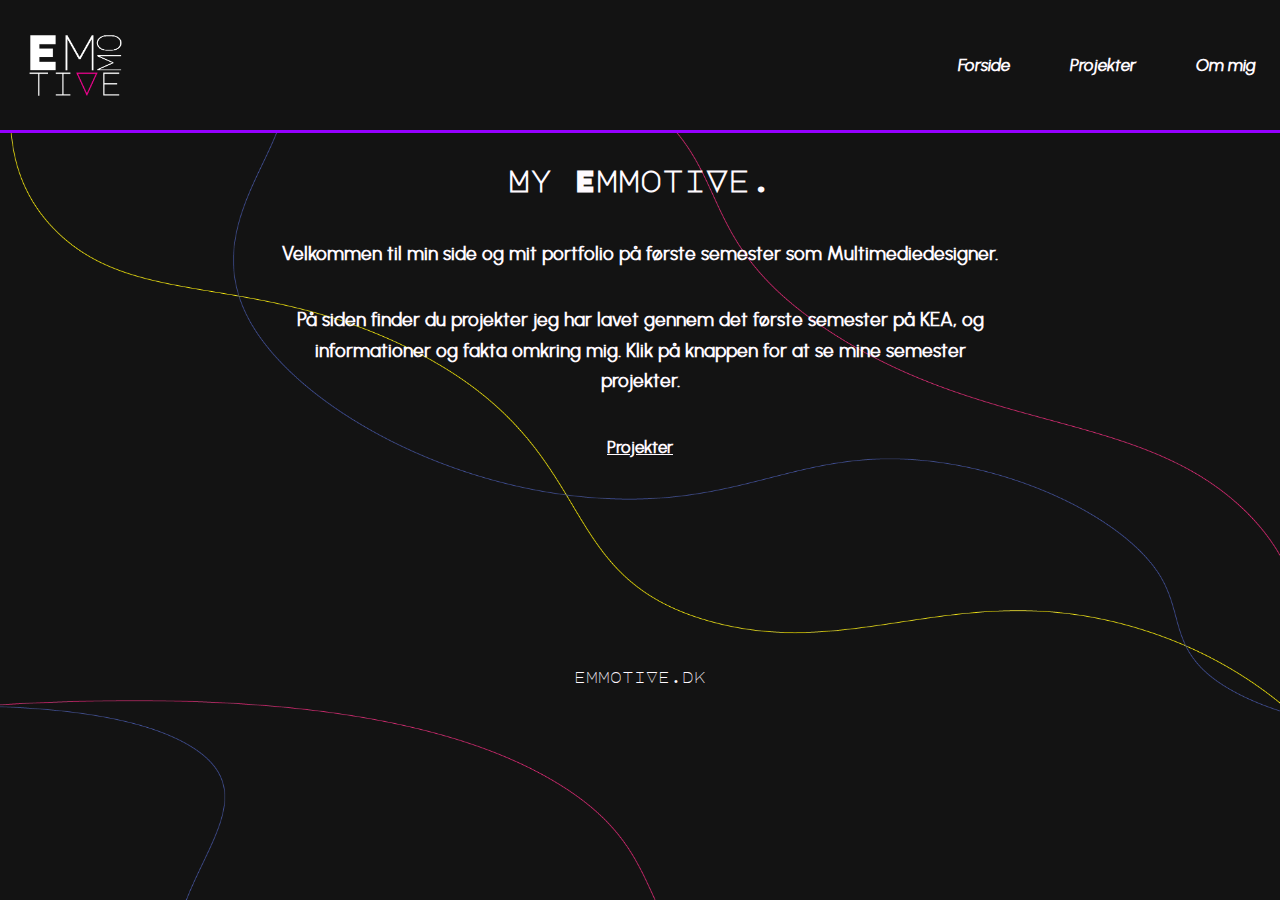
<file: index.html>
<!DOCTYPE html>
<html lang="da">
<head>
    <meta charset="UTF-8">
    <meta http-equiv="X-UA-Compatible" content="IE=edge">
    <meta name="viewport" content="width=device-width, initial-scale=1.0">
    <link rel="stylesheet" href="shared.css">
    <link rel="stylesheet" href="index.css">
    <link rel="stylesheet" href="https://cdnjs.cloudflare.com/ajax/libs/font-awesome/4.7.0/css/font-awesome.min.css">
    <title>Forside</title>
</head>
<body>
    <header>
        <nav class="navbar">
            <a href="index.html" class="nav_logo"><img src="pics/emmotive_logo_color.webp" alt="logo"></a>

            <ul class="nav_menu">
                <li class="nav_item">
                    <a href="index.html" class="nav_link"><h4>Forside</h4></a>
                </li> 
                <li class="nav_item">
                    <a href="projekter.html" class="nav_link"><h4>Projekter</h4></a>
                </li> 
                <li class="nav_item">
                    <a href="om_mig.html" class="nav_link"><h4>Om mig</h4></a>
                </li>                
            </ul>
            <div class="hamburger">
            <span class="bar"></span>
            <span class="bar"></span>
            <span class="bar"></span>
            </div>
        </nav>
    </header>
    <main>
        <div class="content">
            <div class="section">
                      <h1>My EmmotiVe.</h1>
            </div>
            <div class="section">
                <h2>
                    Velkommen til min side og mit portfolio på første semester som Multimediedesigner.
                </h2>
                <h2>
                    På siden finder du projekter jeg har lavet gennem det første semester på KEA, og informationer og fakta omkring mig.
                    Klik på knappen for at se mine semester projekter.
                </h2>
                <div>
                    <a href="projekter.html"><h3>Projekter</h3></a>
                </div>
            </div>
        </div>
        <footer>emmotiVe.dk</footer>
    </main>
    <script src="header.js"></script>
</body>
</html>
</file>
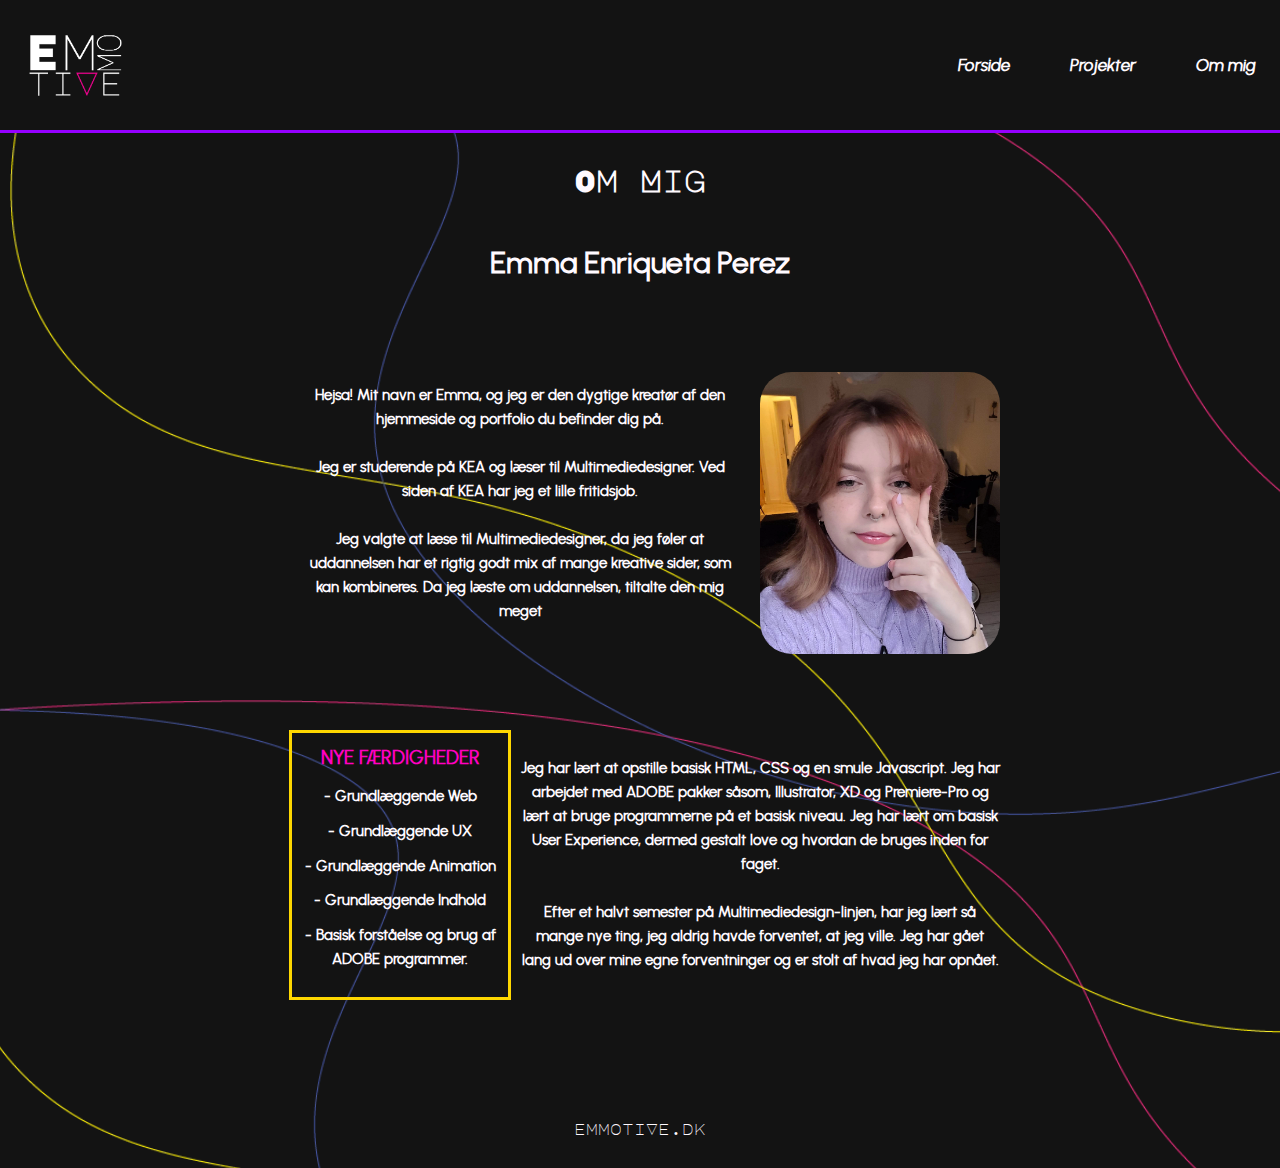
<file: om_mig.html>
<!DOCTYPE html>
<html lang="da">
<head>
    <meta charset="UTF-8">
    <meta http-equiv="X-UA-Compatible" content="IE=edge">
    <meta name="viewport" content="width=device-width, initial-scale=1.0">
    <link rel="stylesheet" href="shared.css">
    <link rel="stylesheet" href="om_mig.css">
    <title>Om mig</title>
</head>
<body>
    <header>
        <nav class="navbar">
            <a href="index.html" class="nav_logo"><img src="pics/emmotive_logo_color.webp" alt="logo"></a>

            <ul class="nav_menu">
                <li class="nav_item">
                    <a href="index.html" class="nav_link"><h4>Forside</h4></a>
                </li> 
                <li class="nav_item">
                    <a href="projekter.html" class="nav_link"><h4>Projekter</h4></a>
                </li> 
                <li class="nav_item">
                    <a href="om_mig.html" class="nav_link"><h4>Om mig</h4></a>
                </li>                
            </ul>
            <div class="hamburger">
            <span class="bar"></span>
            <span class="bar"></span>
            <span class="bar"></span>
            </div>
        </nav>
    </header>
    <main>
        <div class="content">
            <div class="section ">
                <h1>Om Mig</h1>
            </div>
            <div>
                <h2 class="navn">
                    Emma Enriqueta Perez
                </h2>
            </div>
            <div class="temagrid2">
                <div class="tematekst">
                    <h3>
                        Hejsa! Mit  navn er Emma, og jeg er den dygtige kreatør af den hjemmeside og portfolio du befinder dig på.
                    </h3>
                    <h3>
                        Jeg er studerende på KEA og læser til Multimediedesigner. Ved siden af KEA har jeg et lille fritidsjob.
                    </h3>
                    <h3>
                        Jeg valgte at læse til Multimediedesigner, da jeg føler at uddannelsen har et 
                        rigtig godt mix af mange kreative sider, som kan kombineres. Da jeg læste om uddannelsen, tiltalte den mig
                        meget
                    </h3>
                </div>
                <div><img src="pics/mig.webp" alt="mig"></div>
            </div>
            <div class="temagrid2">
                <div class="teksttema">
                    <h3>
                        Jeg har lært at opstille basisk HTML, CSS og en smule Javascript.
                        Jeg har arbejdet med ADOBE pakker såsom, Illustrator, XD og Premiere-Pro og lært at bruge programmerne på et basisk niveau.
                        Jeg har lært om basisk User Experience, dermed gestalt love og hvordan de bruges inden for faget.
                    </h3>
                    <h3> 
                        Efter et halvt semester på Multimediedesign-linjen, har jeg lært så mange nye ting, jeg aldrig havde forventet, at jeg ville.
                        Jeg har gået lang ud over mine egne forventninger og er stolt af hvad jeg har opnået. 
                    </h3>
                </div> 
                <div class="færdigheder">
                    <h2 class="nye_færdigheder">
                        NYE FÆRDIGHEDER
                    </h2>
                    <ul>
                        <li>
                            <h3>
                                - Grundlæggende Web
                            </h3>
                        </li>
                        <li>
                            <h3>
                                - Grundlæggende UX
                            </h3>
                        </li>
                        <li>
                            <h3>
                                - Grundlæggende Animation
                            </h3>
                        </li>
                        <li>
                            <h3>
                                - Grundlæggende Indhold
                            </h3>
                        </li>
                        <li>
                            <h3>
                                - Basisk forståelse og brug af ADOBE programmer.
                            </h3>
                        </li>
                    </ul>
                </div>   
            </div>
                
        </div>
        
        <footer>emmotiVe.dk</footer>
    </main>
    <script src="header.js"></script>
</body>
</html>
</file>
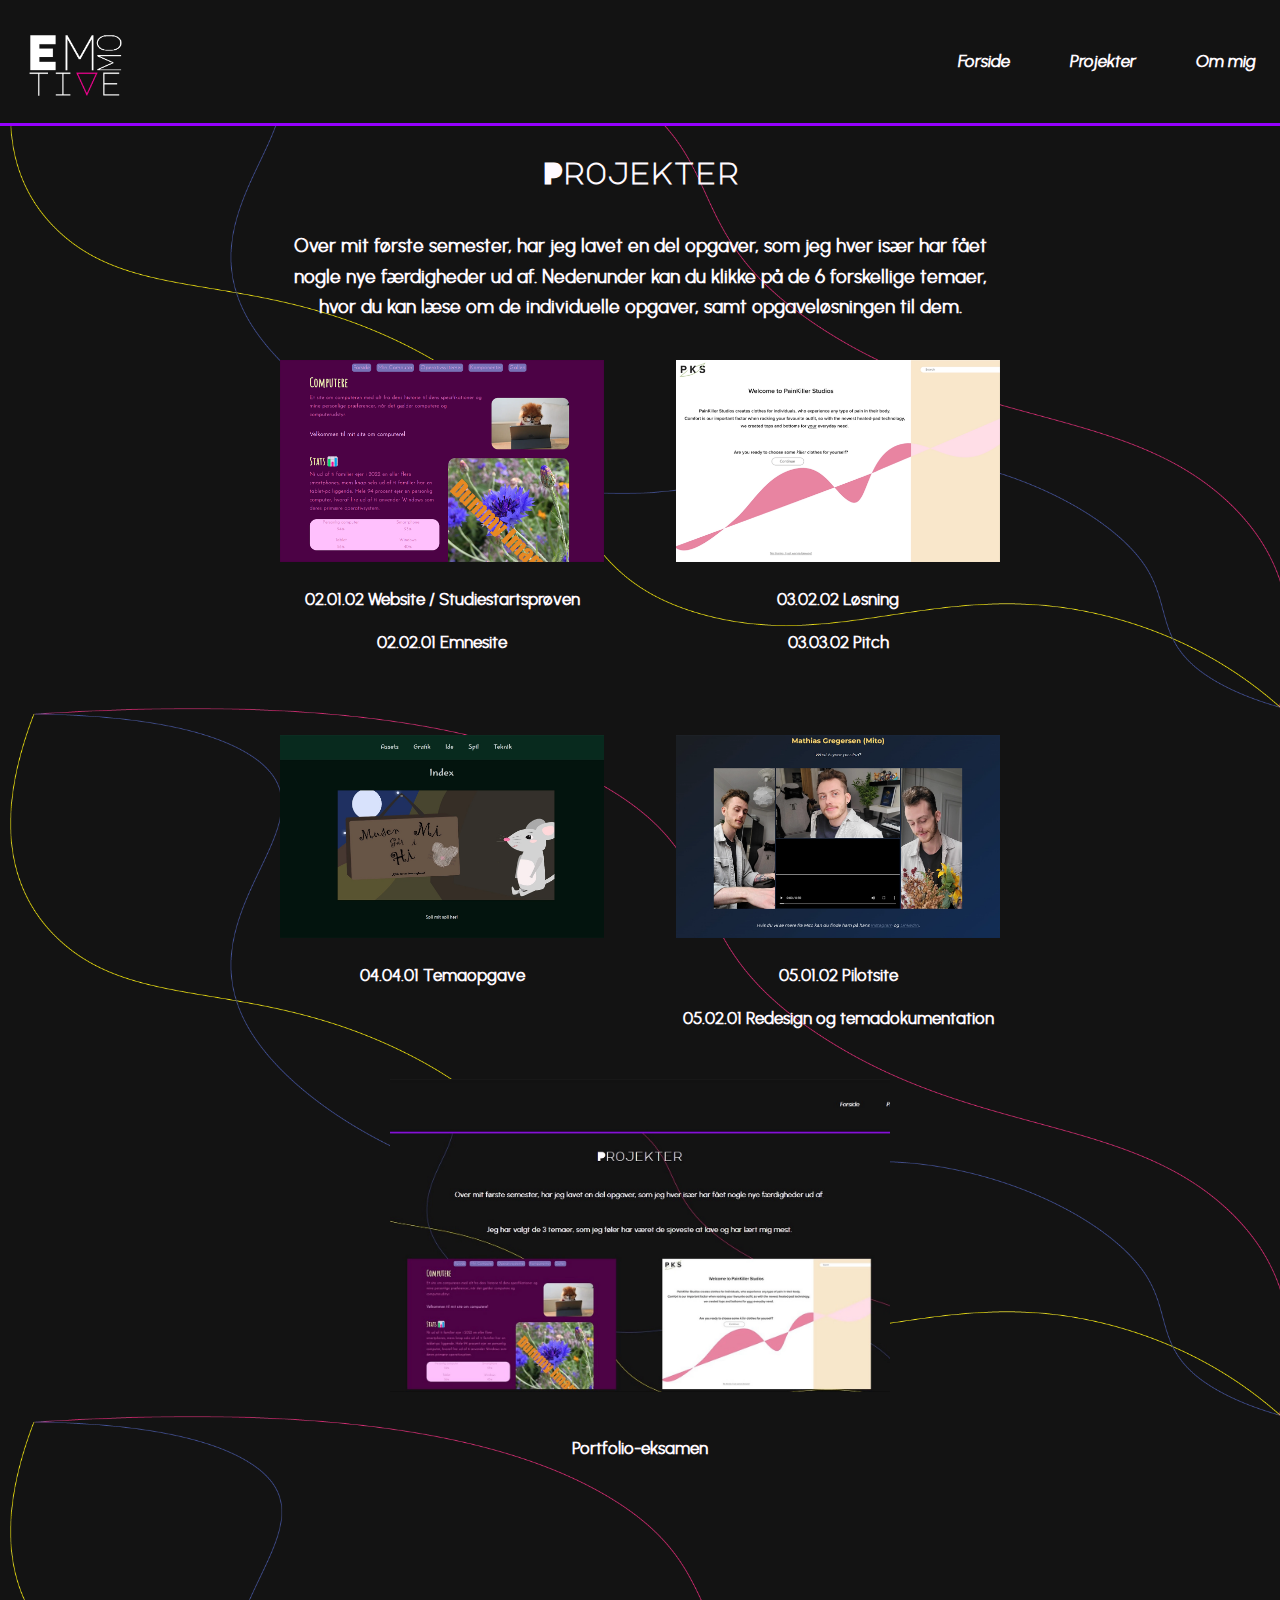
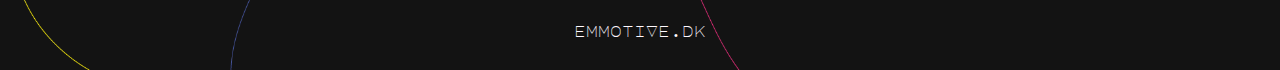
<file: projekter.html>
<!DOCTYPE html>
<html lang="en">
<head>
    <meta charset="UTF-8">
    <meta http-equiv="X-UA-Compatible" content="IE=edge">
    <meta name="viewport" content="width=device-width, initial-scale=1.0">
    <link rel="stylesheet" href="shared.css">
    <link rel="stylesheet" href="projekter.css">
    <title>Projekter</title>
</head>
<body>
    <header>
        <nav class="navbar">
            <a href="index.html" class="nav_logo"><img src="pics/emmotive_logo_color.webp" alt="logo"></a>

            <ul class="nav_menu">
                <li class="nav_item">
                    <a href="index.html" class="nav_link"><h4>Forside</h4></a>
                </li> 
                <li class="nav_item">
                    <a href="projekter.html" class="nav_link"><h4>Projekter</h4></a>
                </li> 
                <li class="nav_item">
                    <a href="om_mig.html" class="nav_link"><h4>Om mig</h4></a>
                </li>                
            </ul>
            <div class="hamburger">
            <span class="bar"></span>
            <span class="bar"></span>
            <span class="bar"></span>
            </div>
        </nav>
    </header>
    <main>
        <div class="content">
            <div>
                <div class="section">
                    <h1>Projekter</h1>
                </div>
                <div class="section">
                    <h2>
                        Over mit første semester, har jeg lavet en del opgaver, som jeg hver især har fået nogle nye færdigheder ud af.
                        Nedenunder kan du klikke på de 6 forskellige temaer, hvor du kan læse om de individuelle opgaver, samt opgaveløsningen til dem. 
                    </h2>
                </div>
            </div>
            <div>
                <div class="section container">
                    <div class="tema2">
                        <figure class="hover-img">
                                <img src="pics/tema2_01website.webp" alt="tema2">
                                <figcaption>
                                    <a href="tema2.html"><h3>Tema 2 / Grundlæggende Web
                                        </h3></a>
                                </figcaption>
                        </figure>
                        <h3>02.01.02 Website / Studiestartsprøven</h3>
                        <h3>02.02.01 Emnesite</h3>
                    </div>
                    <div class="tema3">
                        <figure class="hover-img">
                                <img src="pics/tema3.webp" alt="tema3">
                                <figcaption>
                                    <a href="tema3.html"><h3>Tema 3 / Grundlæggende UX</h3></a>
                                </figcaption>
                        </figure>
                        <h3>03.02.02 Løsning</h3>
                        <h3>03.03.02 Pitch</h3>
                    </div>
                        <div class="tema4">
                        <figure class="hover-img">
                                <img src="pics/tema4.webp" alt="tema4">
                                <figcaption>
                                    <a href="tema4.html"><h3>Tema 4 / Grundlæggende Animation</h3></a>
                                </figcaption>
                        </figure>
                        <h3>04.04.01 Temaopgave</h3>
                    </div>
                    <div class="tema5">
                        <figure class="hover-img">
                                <img src="pics/tema5_01pilot.webp" alt="tema5">
                             <figcaption>
                                    <a href="tema5.html"><h3>Tema 5 / Grundlæggende Indhold</h3></a>
                                </figcaption>
                        </figure>
                        <h3>05.01.02 Pilotsite</h3>
                        <h3>05.02.01 Redesign og temadokumentation</h3>
                    </div>
                </div>
            </div>
            <div class="tema6_container">
                <div class="tema6">
                    <figure class="hover-img">
                            <img src="pics/tema6.webp" alt="tema5">
                         <figcaption>
                                <a href="tema6.html"><h3>Tema 6 / Portfolio</h3></a>
                            </figcaption>
                    </figure>
                    <h3>Portfolio-eksamen</h3>
                </div>
            </div>
        </div>
        <footer>emmotiVe.dk</footer>
    </main>
    <script src="header.js"></script>
</body>
</html>
</file>
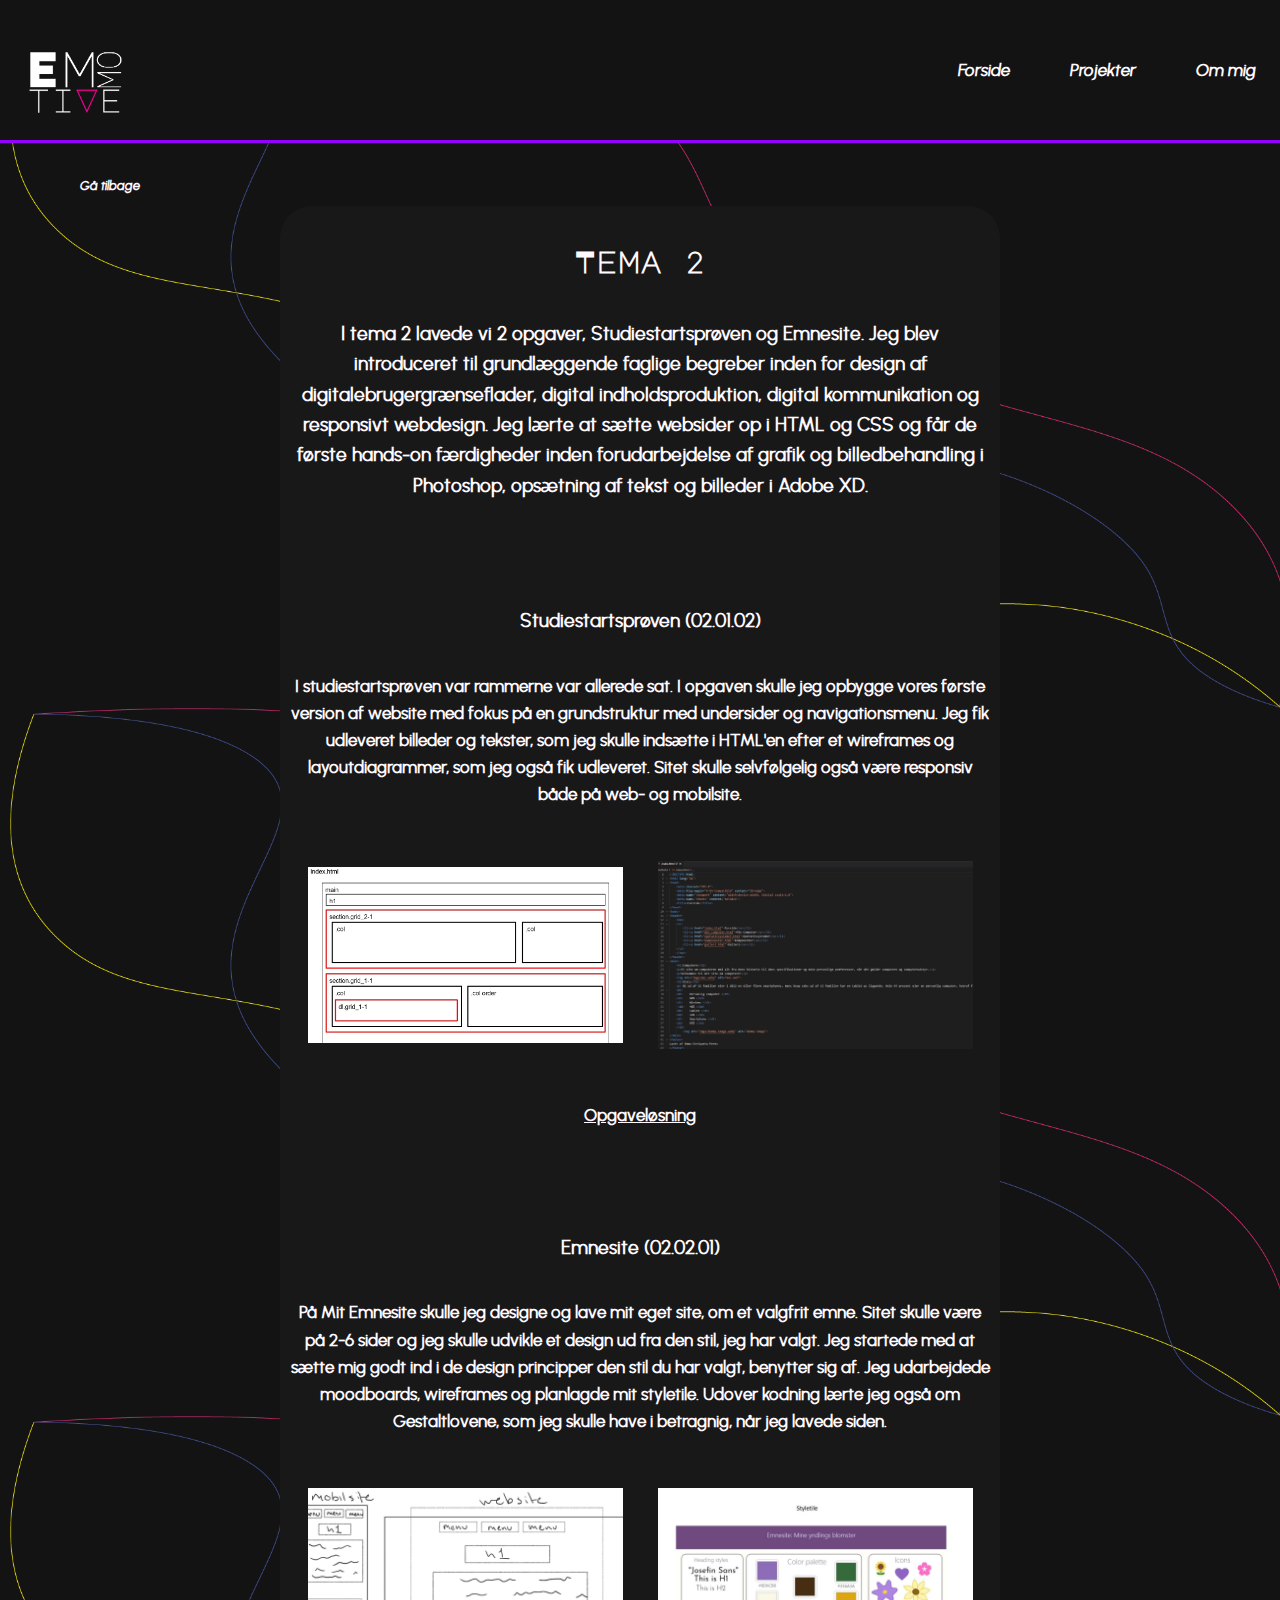
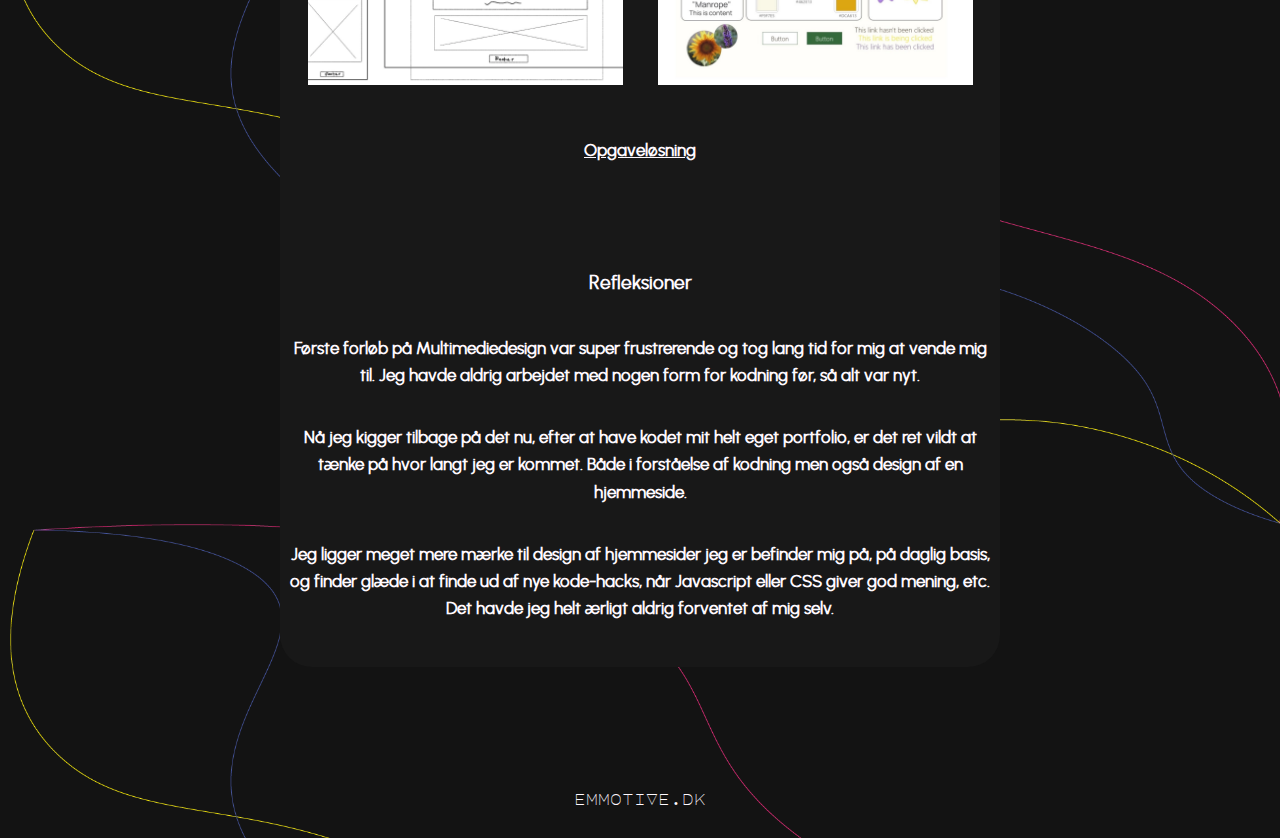
<file: tema2.html>
<!DOCTYPE html>
<html lang="da">
<head>
    <meta charset="UTF-8">
    <meta http-equiv="X-UA-Compatible" content="IE=edge">
    <meta name="viewport" content="width=device-width, initial-scale=1.0">
    <link rel="stylesheet" href="temaer.css">
    <link rel="stylesheet" href="shared.css">
    <title>Tema 2</title>
</head>
<body>
    <header>
        <nav class="navbar">
            <a href="index.html" class="nav_logo"><img src="pics/emmotive_logo_color.webp" alt="logo"></a>

            <ul class="nav_menu">
                <li class="nav_item">
                    <a href="index.html" class="nav_link"><h4>Forside</h4></a>
                </li> 
                <li class="nav_item">
                    <a href="projekter.html" class="nav_link"><h4>Projekter</h4></a>
                </li> 
                <li class="nav_item">
                    <a href="om_mig.html" class="nav_link"><h4>Om mig</h4></a>
                </li>                
            </ul>
            <div class="hamburger">
            <span class="bar"></span>
            <span class="bar"></span>
            <span class="bar"></span>
            </div>
        </nav>
    </header>
    <main>
        <div class="btn_div">
            <button class="custom_btn btn">Gå tilbage</button>
        </div>
        <div class="content">
            <div class="section">
                <h1>Tema 2</h1>
            </div>
            <div class="section">
                <h2>
                    I tema 2 lavede vi 2 opgaver, Studiestartsprøven og Emnesite. 
                    Jeg blev introduceret til grundlæggende faglige begreber inden for design af digitalebrugergrænseflader, digital indholdsproduktion, digital kommunikation og responsivt webdesign.
                    Jeg lærte at sætte websider op i HTML og CSS og får de første hands-on færdigheder inden forudarbejdelse af grafik og billedbehandling i Photoshop, opsætning af tekst og billeder i Adobe XD.
                </h2>
            </div>
            <div class="section mellemrum">
                    <h2>
                        Studiestartsprøven (02.01.02) 
                    </h2>
                    <div class="tematekst">
                        <h3>
                            I studiestartsprøven var rammerne var allerede sat. I opgaven skulle jeg opbygge vores første version af website med fokus på en grundstruktur med undersider og navigationsmenu.
                            Jeg fik udleveret billeder og tekster, som jeg skulle indsætte i HTML'en efter et wireframes og layoutdiagrammer, som jeg også fik udleveret. 
                            Sitet skulle selvfølgelig også være responsiv både på web- og mobilsite.
                        </h3>
                    </div>
                    <div class="temagrid1">
                        <img src="pics/tema2_01website_layout.webp" alt="layout">
                        <img src="pics/tema2_01website_kode.webp" alt="kode">
                    </div>
                    <a href="https://emmotive.dk/kea/02_web/01_website/website/index.html"><h3>Opgaveløsning</h3></a>
            </div>
            <div class="section mellemrum">
                    <h2>
                        Emnesite (02.02.01) 
                    </h2>
                    <div class="tematekst">
                        <h3>
                            På Mit Emnesite skulle jeg designe og lave mit eget site, om et valgfrit emne. Sitet skulle være på 2-6 sider og
                            jeg skulle udvikle et design ud fra den stil, jeg har valgt. Jeg startede med at sætte mig godt ind i de design principper den stil du har valgt, benytter sig af. Jeg udarbejdede moodboards, wireframes og planlagde mit styletile. 
                            Udover kodning lærte jeg også om Gestaltlovene, som jeg skulle have i betragnig, når jeg lavede siden.
                        </h3>
                    </div>
                    <div class="temagrid1">
                    <img src="pics/tema2_02emnesite_wire.webp" alt="wireframes">
                    <img src="pics/tema2_02emnesite_mood.webp" alt="moodboard">
                    </div>
                    <a href="https://emmotive.dk/kea/02_web/02_emnesite/emnesite/index.html"><h3>Opgaveløsning</h3></a>
            </div>
            <div class="section mellemrum">
                <h2>
                    Refleksioner
                </h2>
                <div class="tematekst">
                    <h3>
                        Første forløb på Multimediedesign var super frustrerende og tog lang tid for mig at vende mig til. 
                        Jeg havde aldrig arbejdet med nogen form for kodning før, så alt var nyt.
                    </h3>
                    <h3>
                        Nå jeg kigger tilbage på det nu, efter at have kodet mit helt eget portfolio, er det ret vildt at tænke på hvor langt jeg er kommet.
                        Både i forståelse af kodning men også design af en hjemmeside. 
                    </h3>
                    <h3>
                        Jeg ligger meget mere mærke til design af hjemmesider jeg er befinder mig på, på daglig basis, og finder glæde i at finde ud af nye kode-hacks,
                        når Javascript eller CSS giver god mening, etc. Det havde jeg helt ærligt aldrig forventet af mig selv. 
                    </h3>
                </div>
            </div>
        </div>

        <footer>emmotiVe.dk</footer>
    </main>
    <script src="header.js"></script>
    <script src="button.js"></script>
</body>
</html>
</file>
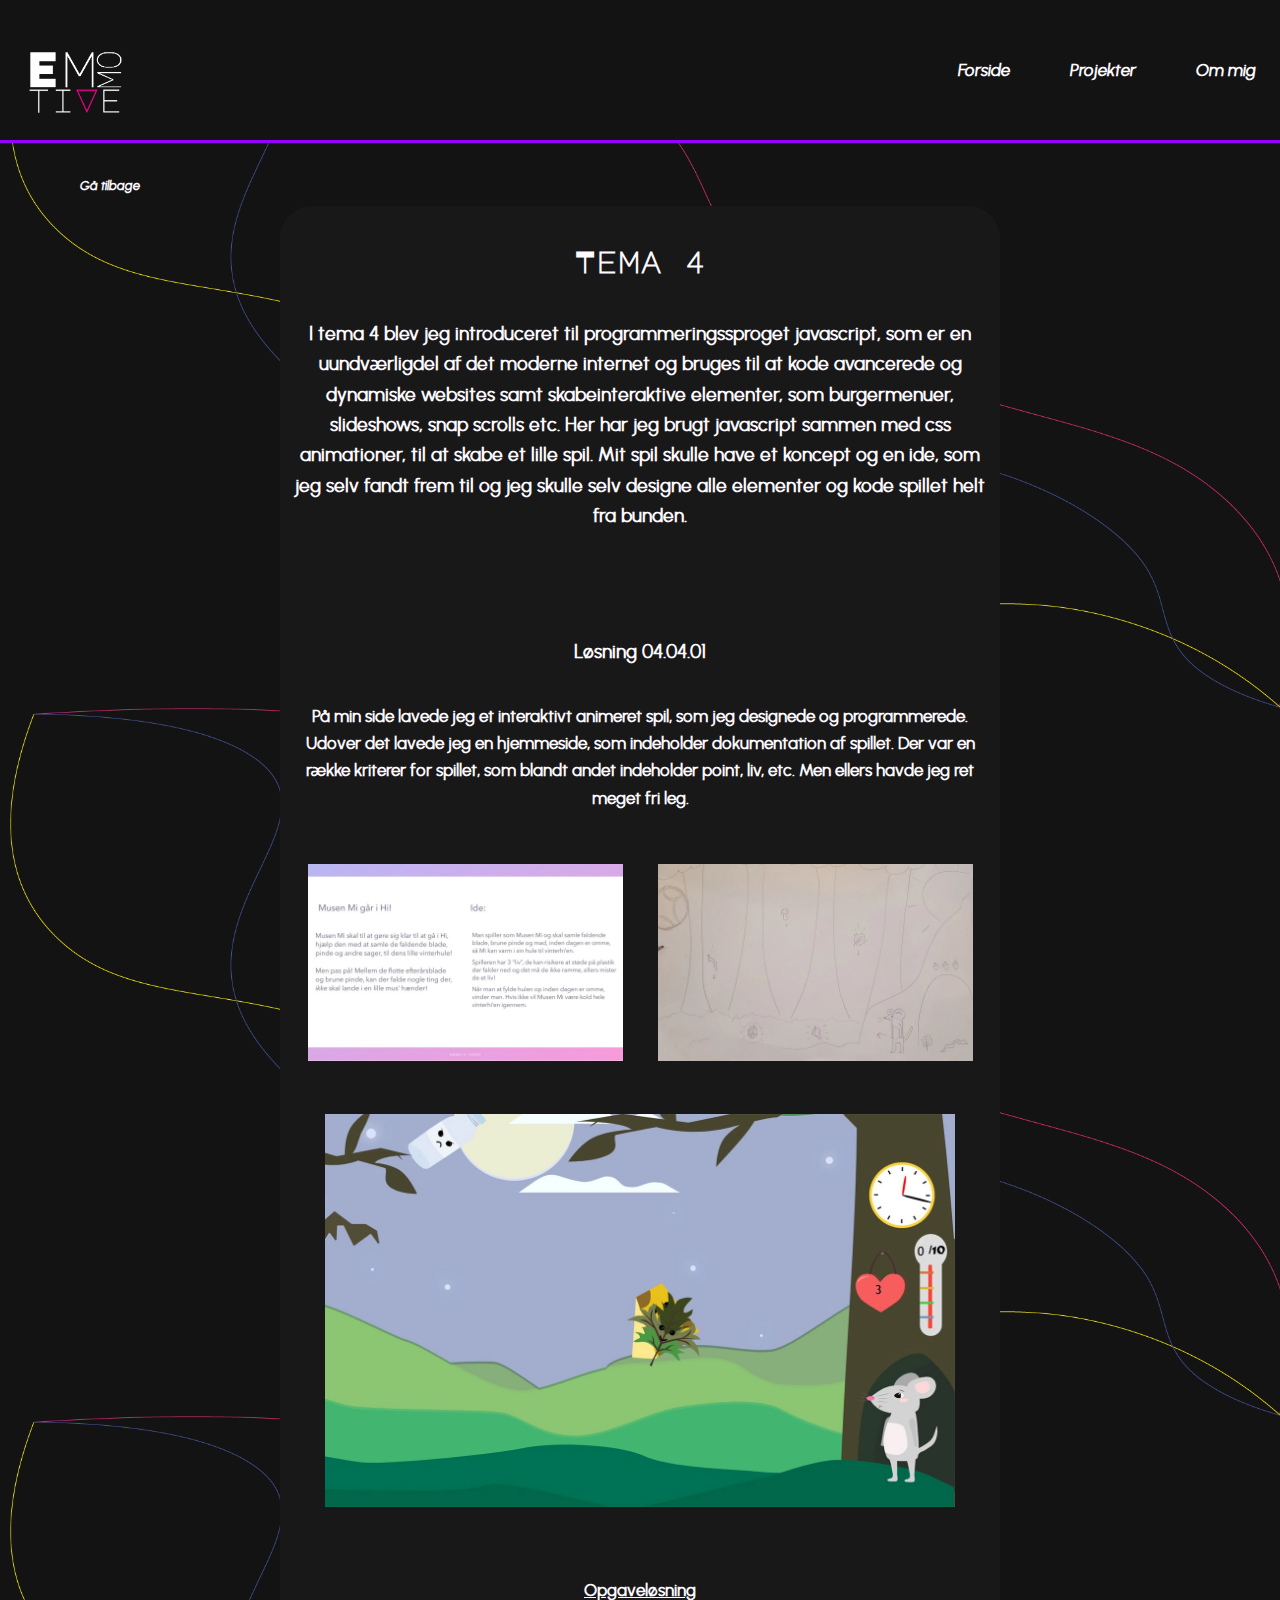
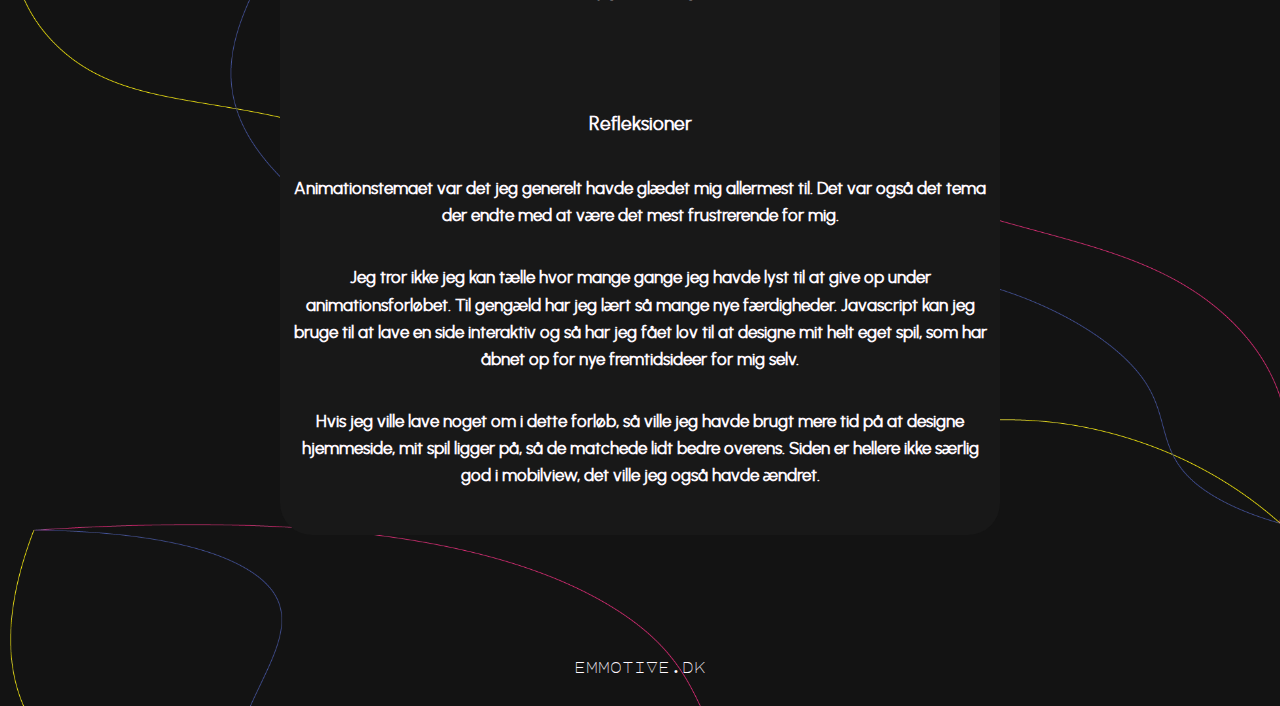
<file: tema4.html>
<!DOCTYPE html>
<html lang="da">
<head>
    <meta charset="UTF-8">
    <meta http-equiv="X-UA-Compatible" content="IE=edge">
    <meta name="viewport" content="width=device-width, initial-scale=1.0">
    <link rel="stylesheet" href="temaer.css">
    <link rel="stylesheet" href="shared.css">
    <title>Tema 4</title>
</head>
<body>
    <header>
        <nav class="navbar">
            <a href="index.html" class="nav_logo"><img src="pics/emmotive_logo_color.webp" alt="logo"></a>

            <ul class="nav_menu">
                <li class="nav_item">
                    <a href="index.html" class="nav_link"><h4>Forside</h4></a>
                </li> 
                <li class="nav_item">
                    <a href="projekter.html" class="nav_link"><h4>Projekter</h4></a>
                </li> 
                <li class="nav_item">
                    <a href="om_mig.html" class="nav_link"><h4>Om mig</h4></a>
                </li>                
            </ul>
            <div class="hamburger">
            <span class="bar"></span>
            <span class="bar"></span>
            <span class="bar"></span>
            </div>
        </nav>
    </header>
    <main>
        <div class="btn_div">
            <button class="custom_btn btn">Gå tilbage</button>
        </div>
        <div class="content">
            <div class="section">
                <h1>Tema 4</h1>
            </div>
                <div>
                    <h2>
                        I tema 4 blev jeg introduceret til programmeringssproget  javascript, som er en uundværligdel af det moderne internet og bruges til at kode avancerede og dynamiske websites samt skabeinteraktive elementer, som burgermenuer, slideshows, snap scrolls etc.
                        Her har jeg brugt javascript sammen med css animationer, til at skabe et lille spil. 
                        Mit spil skulle have et koncept og en ide, som jeg selv fandt frem til og jeg skulle selv designe alle elementer og kode spillet helt fra bunden.
                    </h2>
                </div>
            <div class="section mellemrum">
                <h2>
                    Løsning 04.04.01
                </h2>
                <div class="tematekst">
                    <h3>
                        På min side lavede jeg et interaktivt animeret spil, som jeg designede og programmerede. Udover det lavede jeg en hjemmeside, som indeholder dokumentation af spillet.
                        Der var en række kriterer for spillet, som blandt andet indeholder point, liv, etc. Men ellers havde jeg ret meget fri leg. 
                    </h3>
                </div>
                <div class="temagrid1">
                    <img src="pics/tema4_ide.webp" alt="ide">
                    <img src="pics/tema4_skitse.webp" alt="skitse">
                </div>
                <div class="temagrid2">
                    <img src="pics/tema4_spil.webp" alt="tema4">
                </div>
                <a href="https://emmotive.dk/kea/04_animation/website/"><h3>Opgaveløsning</h3></a>
            </div>
            <div class="section mellemrum">
                <h2>
                    Refleksioner
                </h2>
                <div class="tematekst">
                    <h3>
                        Animationstemaet var det jeg generelt havde glædet mig allermest til. Det var også det tema der endte med at være det mest frustrerende for mig.
                    </h3>
                    <h3>
                        Jeg tror ikke jeg kan tælle hvor mange gange jeg havde lyst til at give op under animationsforløbet.
                        Til gengæld har jeg lært så mange nye færdigheder. Javascript kan jeg bruge til at lave en side interaktiv og så har jeg fået lov til at designe mit helt eget spil,
                        som har åbnet op for nye fremtidsideer for mig selv.
                    </h3>
                    <h3>
                        Hvis jeg ville lave noget om i dette forløb, så ville jeg havde brugt mere tid på at designe hjemmeside, mit spil ligger på, så de matchede lidt bedre overens.
                        Siden er hellere ikke særlig god i mobilview, det ville jeg også havde ændret. 
                    </h3>
                </div>
            </div>
        </div>
        <footer>emmotiVe.dk</footer>
    </main>
    <script src="header.js"></script>
    <script src="button.js"></script>
</body>
</html>
</file>
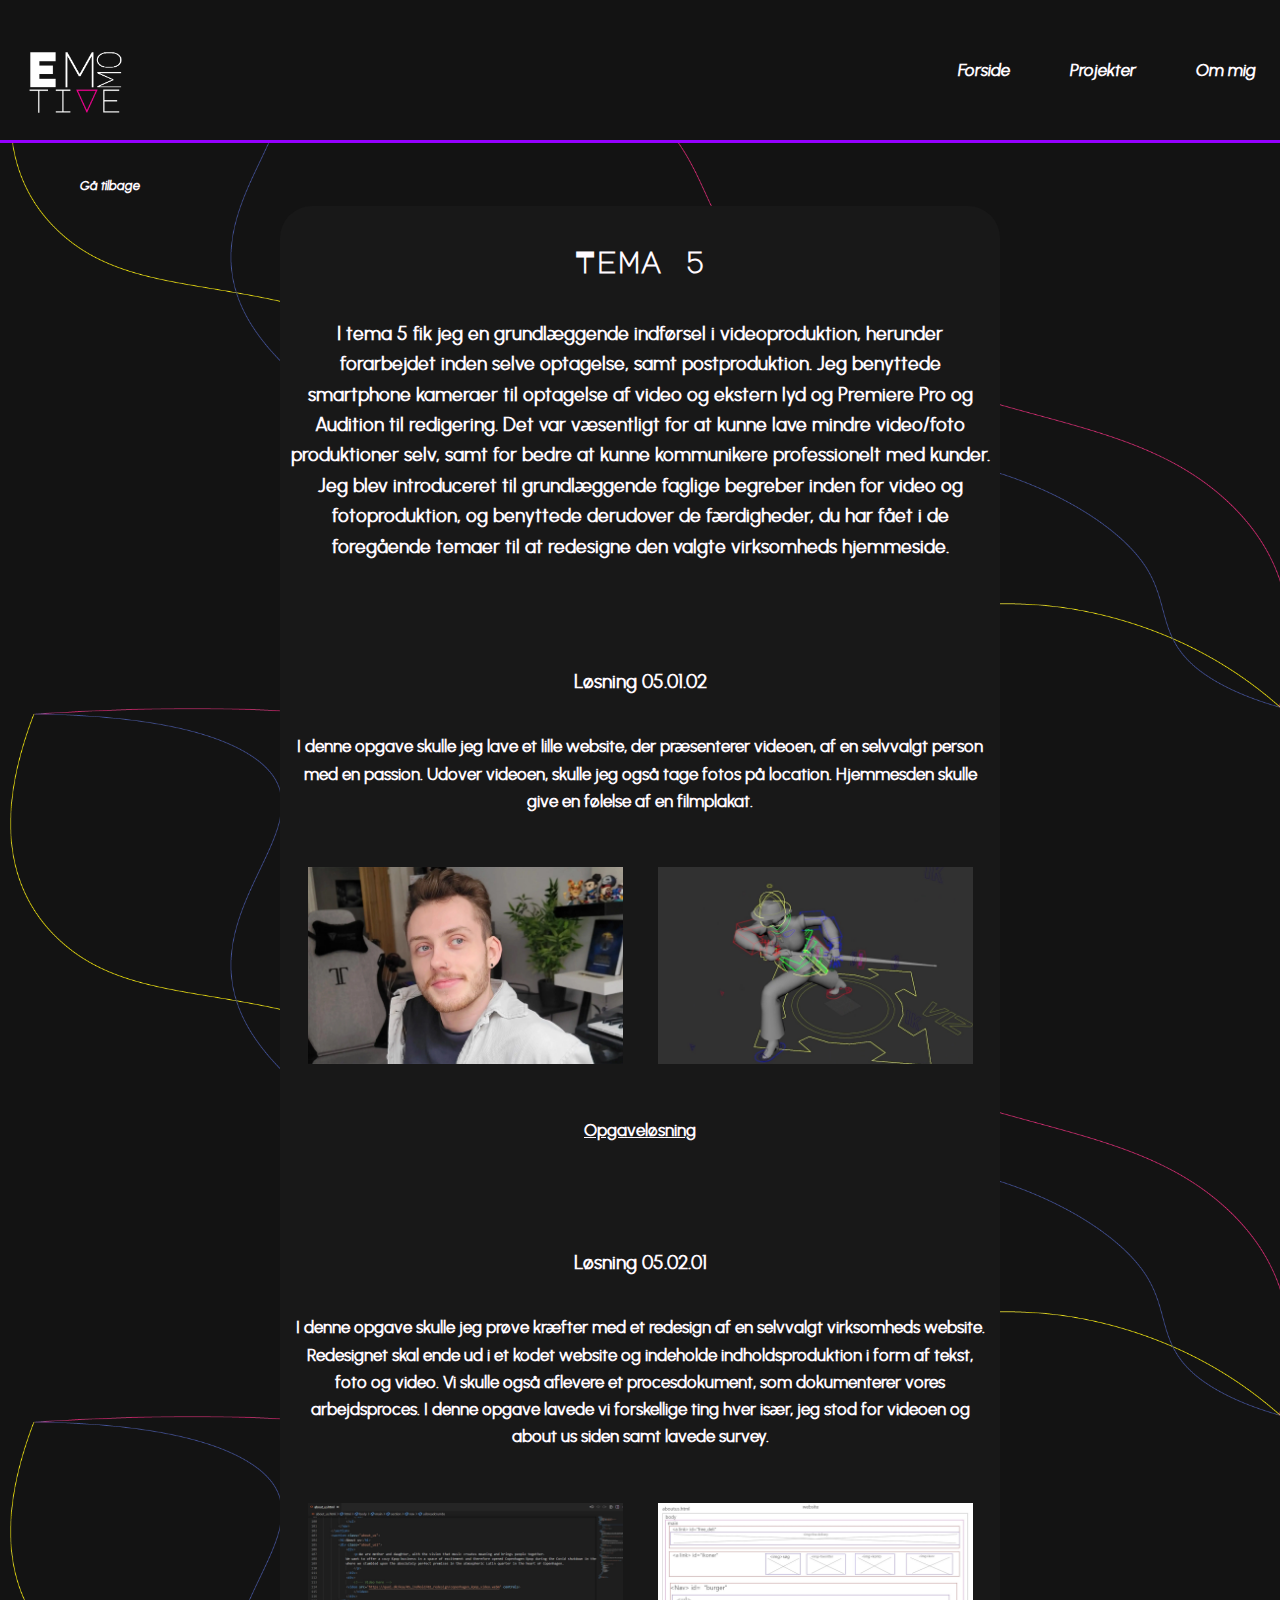
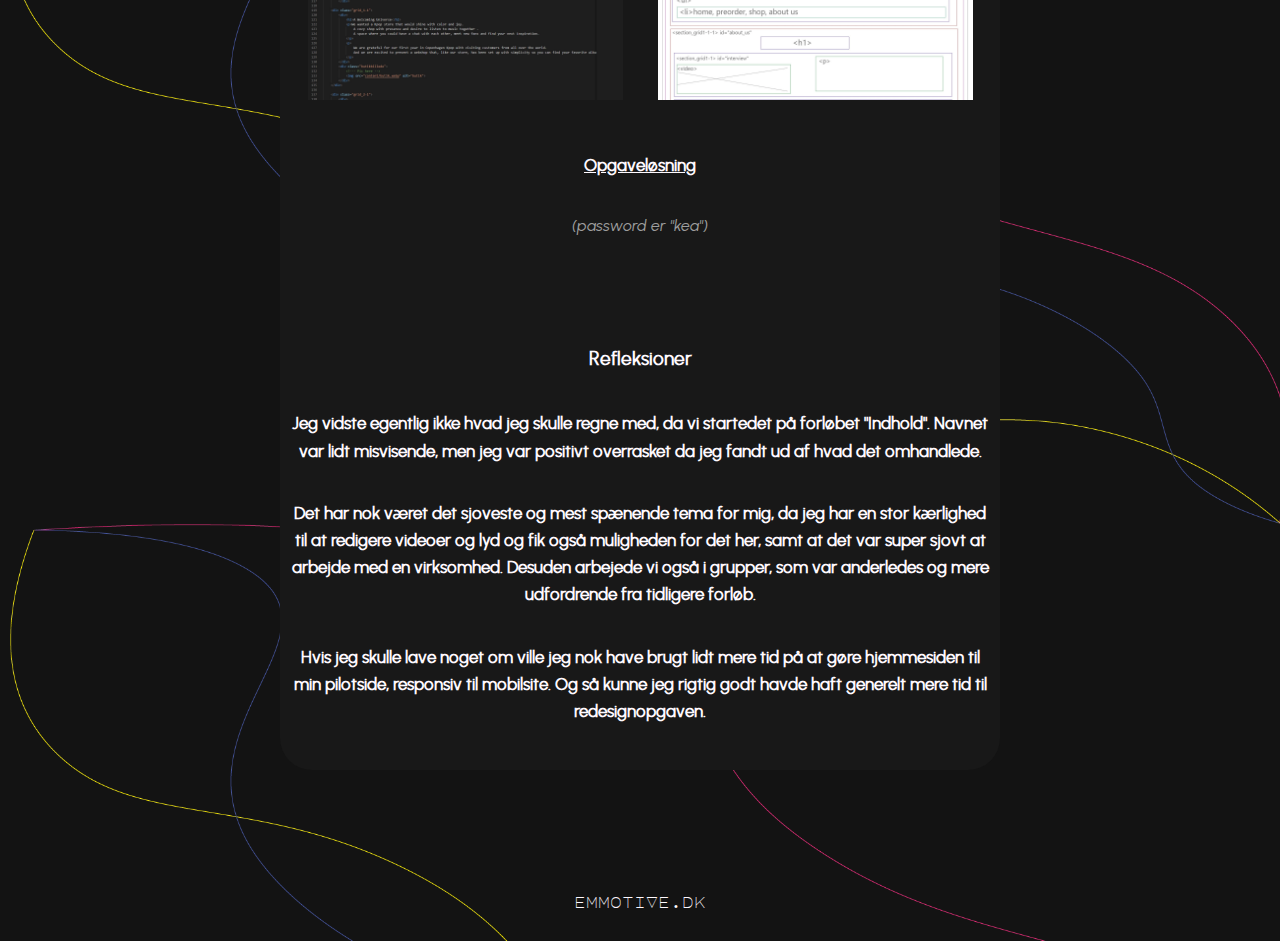
<file: tema5.html>
<!DOCTYPE html>
<html lang="da">
<head>
    <meta charset="UTF-8">
    <meta http-equiv="X-UA-Compatible" content="IE=edge">
    <meta name="viewport" content="width=device-width, initial-scale=1.0">
    <link rel="stylesheet" href="temaer.css">
    <link rel="stylesheet" href="shared.css">
    <title>Tema 5</title>
</head>
<body>
    <header>
        <nav class="navbar">
            <a href="index.html" class="nav_logo"><img src="pics/emmotive_logo_color.webp" alt="logo"></a>

            <ul class="nav_menu">
                <li class="nav_item">
                    <a href="index.html" class="nav_link"><h4>Forside</h4></a>
                </li> 
                <li class="nav_item">
                    <a href="projekter.html" class="nav_link"><h4>Projekter</h4></a>
                </li> 
                <li class="nav_item">
                    <a href="om_mig.html" class="nav_link"><h4>Om mig</h4></a>
                </li>                
            </ul>
            <div class="hamburger">
            <span class="bar"></span>
            <span class="bar"></span>
            <span class="bar"></span>
            </div>
        </nav>
    </header>
    <main>
        <div class="btn_div">
            <button class="custom_btn btn">Gå tilbage</button>
        </div>
        <div class="content">
            <div class="section">
                <h1>Tema 5</h1>
            </div>
            <div class="section">
                <h2>
                    I tema 5 fik jeg en grundlæggende indførsel i videoproduktion, herunder forarbejdet inden selve optagelse, samt postproduktion.
                    Jeg benyttede smartphone kameraer til optagelse af video og ekstern lyd og Premiere Pro og Audition til redigering. 
                    Det var væsentligt for at kunne lave mindre video/foto produktioner selv, samt for bedre at kunne kommunikere professionelt med kunder.
                    Jeg blev introduceret til grundlæggende faglige begreber inden for video og fotoproduktion, og benyttede derudover de færdigheder, du har fået i de foregående temaer til at redesigne den valgte virksomheds hjemmeside.
                </h2>
            </div>
            <div class="section mellemrum">
                <h2>
                    Løsning 05.01.02
                </h2>
                <div class="tematekst">
                    <h3>
                        I denne opgave skulle jeg lave et lille website, der præsenterer videoen, af en selvvalgt person med en passion. 
                        Udover videoen, skulle jeg også tage fotos på location.
                        Hjemmesden skulle give en følelse af en filmplakat.
                    </h3>
                </div>
                <div class="temagrid1">
                    <img src="pics/tema5_mito.webp" alt="mito">
                    <img src="pics/tema5_3d.webp" alt="3d">
                </div>
                <a href="https://emmotive.dk/kea/05_indhold/01_pilotvideo/pilotvideo/index.html"><h3>Opgaveløsning</h3></a>
            </div>
            <div class="section mellemrum">
                <h2>
                    Løsning 05.02.01
                </h2>
                <div class="tematekst">
                    <h3>
                        I denne opgave skulle jeg prøve kræfter med et redesign af en selvvalgt virksomheds website. 
                        Redesignet skal ende ud i et kodet website og indeholde indholdsproduktion i form af tekst, foto og video. 
                        Vi skulle også aflevere et procesdokument, som dokumenterer vores arbejdsproces. I denne opgave lavede vi forskellige ting hver især, jeg stod for videoen og about us siden samt lavede survey.
                    </h3>
                </div>
                <div class="temagrid1">
                    <img src="pics/tema5_kode.webp" alt="kode">
                    <img src="pics/tema5_layout.webp" alt="layout">
                </div>
                <a href="https://serene-trifle-9e3685.netlify.app/"><h3>Opgaveløsning</h3></a>
                <p>(password er "kea")</p>
            </div>
            <div class="section mellemrum">
                <h2>
                    Refleksioner
                </h2>
                <div class="tematekst">
                    <h3>
                        Jeg vidste egentlig ikke hvad jeg skulle regne med, da vi startedet på forløbet "Indhold". Navnet var lidt misvisende, men jeg var positivt overrasket da jeg fandt ud af hvad det omhandlede. 
                    </h3>
                    <h3>
                        Det har nok været det sjoveste og mest spænende tema for mig, da jeg har en stor kærlighed til at redigere videoer og lyd og fik også muligheden for det her,
                        samt at det var super sjovt at arbejde med en virksomhed. Desuden arbejede vi også i grupper, som var anderledes og mere udfordrende fra tidligere forløb.
                    </h3>
                    <h3>
                        Hvis jeg skulle lave noget om ville jeg nok have brugt lidt mere tid på at gøre hjemmesiden til min pilotside, responsiv til mobilsite.
                        Og så kunne jeg rigtig godt havde haft generelt mere tid til redesignopgaven.
                    </h3>
                </div>
            </div>
        </div>
        <footer>emmotiVe.dk</footer>
    </main>
    <script src="header.js"></script>
    <script src="button.js"></script>
</body>
</html>
</file>
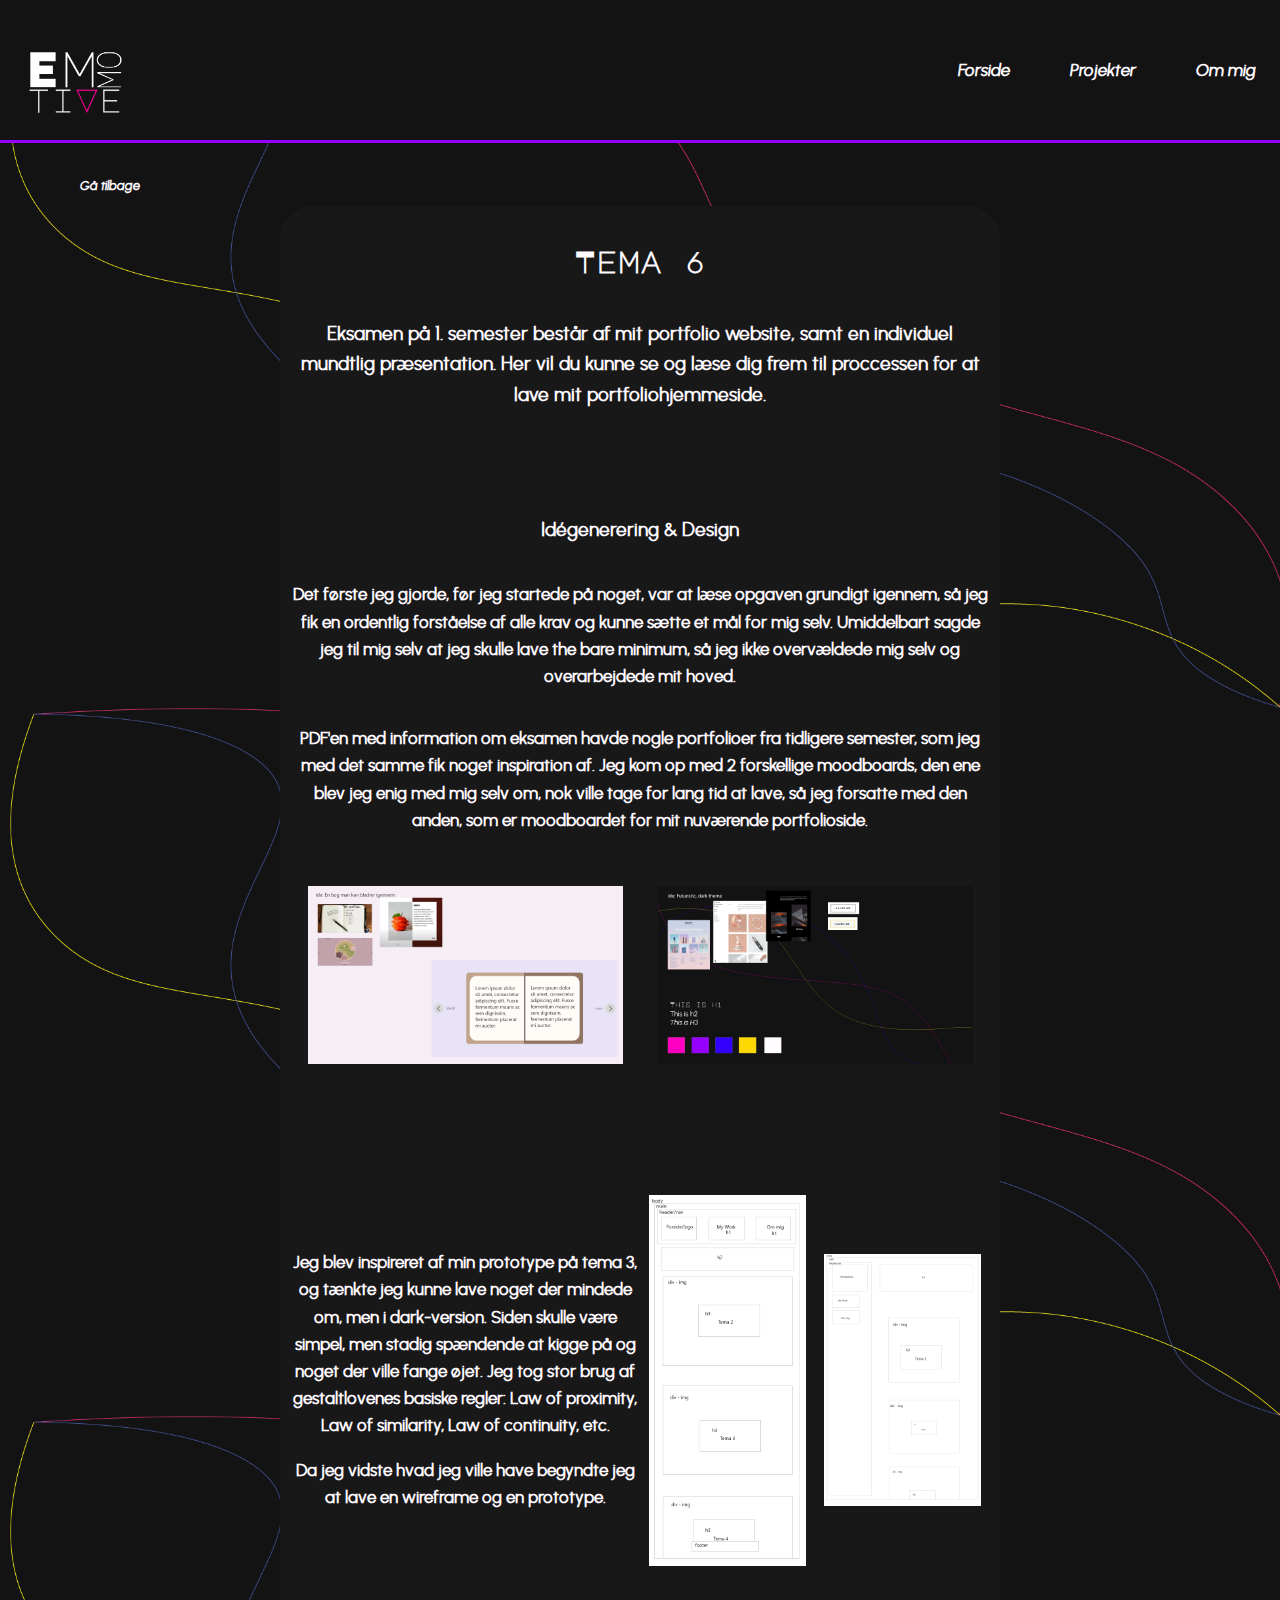
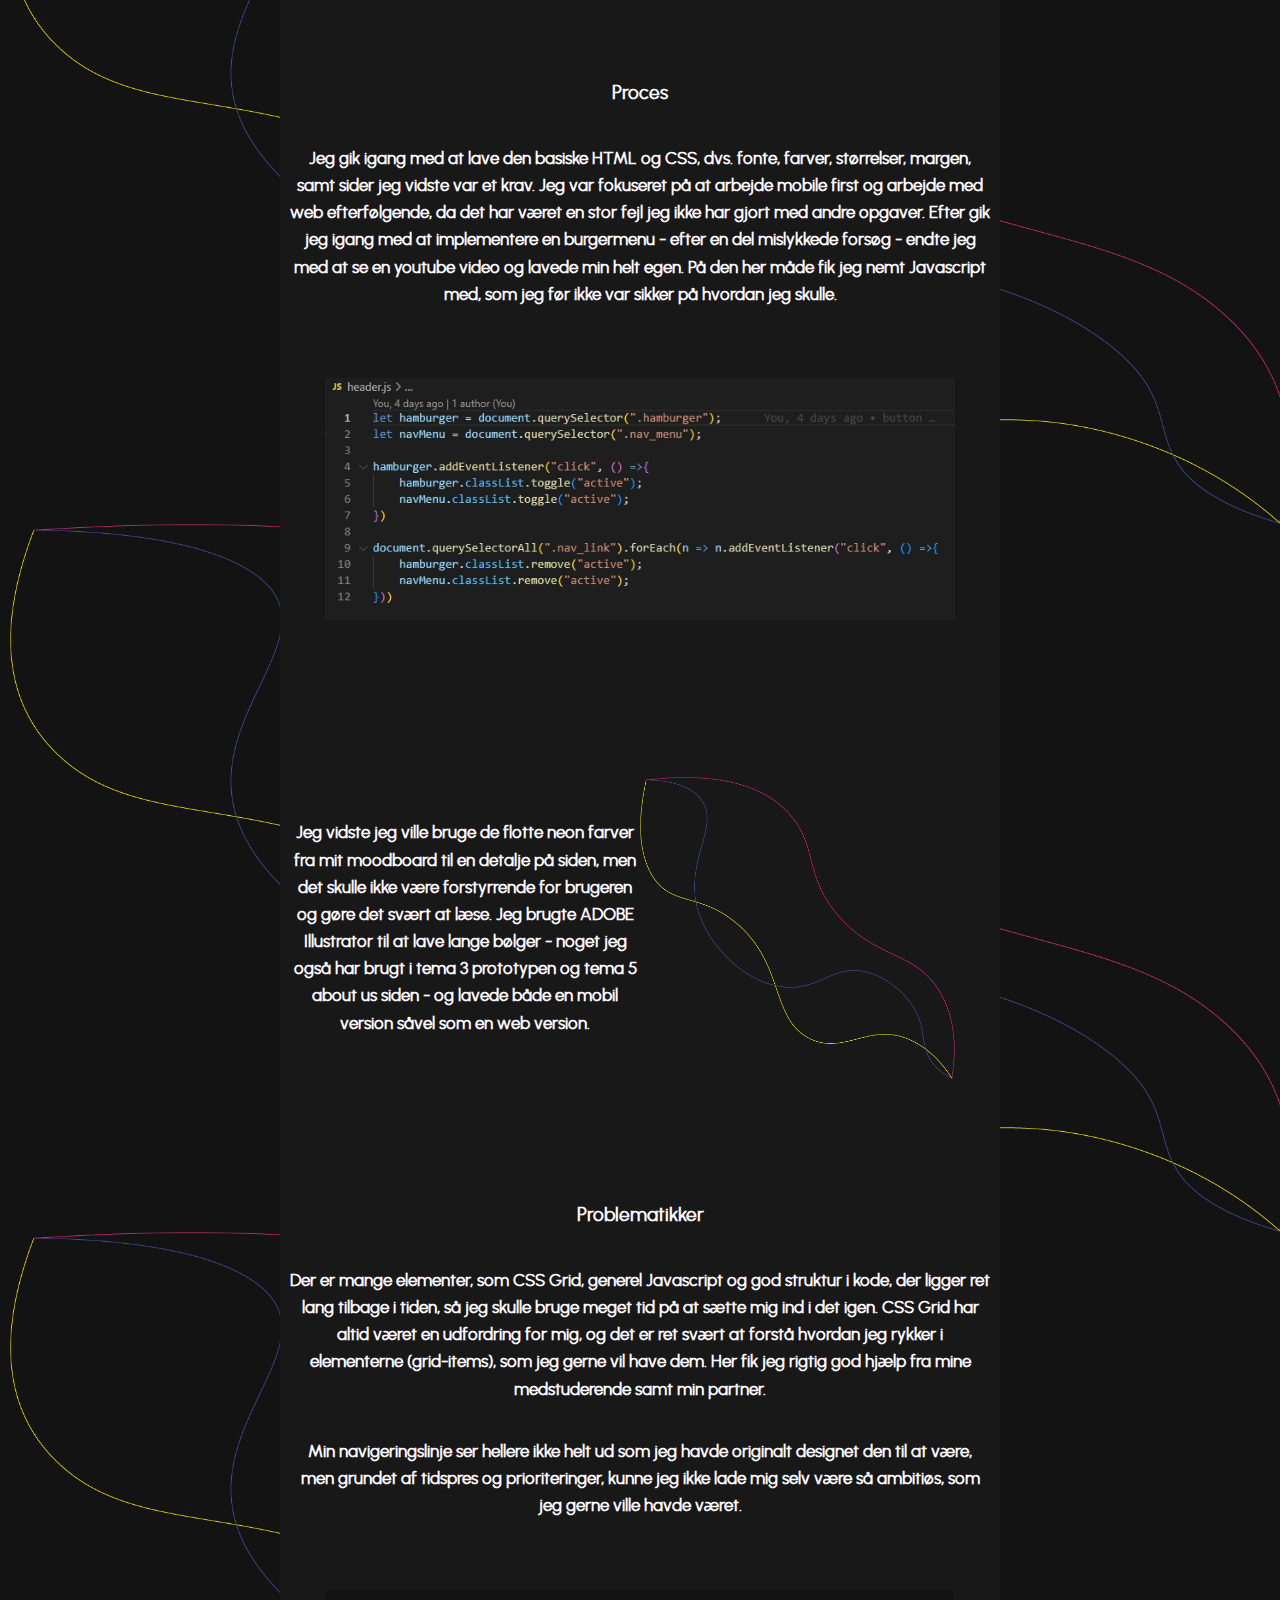
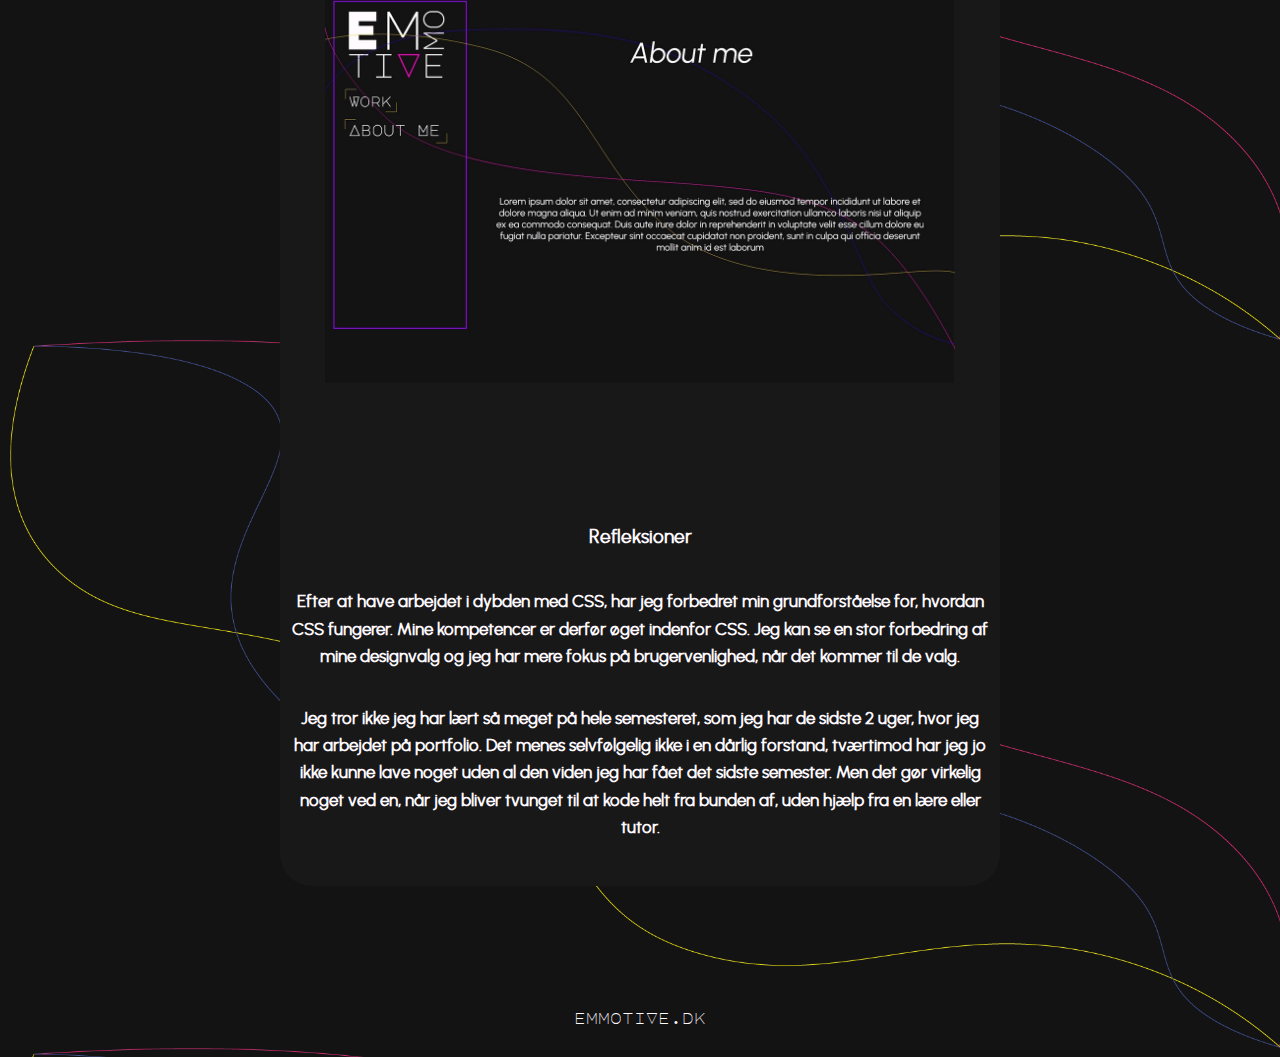
<file: tema6.html>
<!DOCTYPE html>
<html lang="da">
<head>
    <meta charset="UTF-8">
    <meta http-equiv="X-UA-Compatible" content="IE=edge">
    <meta name="viewport" content="width=device-width, initial-scale=1.0">
    <link rel="stylesheet" href="temaer.css">
    <link rel="stylesheet" href="shared.css">
    <title>Tema 4</title>
</head>
<body>
    <header>
        <nav class="navbar">
            <a href="index.html" class="nav_logo"><img src="pics/emmotive_logo_color.webp" alt="logo"></a>

            <ul class="nav_menu">
                <li class="nav_item">
                    <a href="index.html" class="nav_link"><h4>Forside</h4></a>
                </li> 
                <li class="nav_item">
                    <a href="projekter.html" class="nav_link"><h4>Projekter</h4></a>
                </li> 
                <li class="nav_item">
                    <a href="om_mig.html" class="nav_link"><h4>Om mig</h4></a>
                </li>                
            </ul>
            <div class="hamburger">
            <span class="bar"></span>
            <span class="bar"></span>
            <span class="bar"></span>
            </div>
        </nav>
    </header>
    <main>
        <div class="btn_div">
            <button class="custom_btn btn">Gå tilbage</button>
        </div>
        <div class="content">
            <div class="section">
                <h1>Tema 6</h1>
            </div>
            <div class="section">
                <h2>
                    Eksamen på 1. semester består af mit portfolio website, samt en individuel mundtlig præsentation.
                    Her vil du kunne se og læse dig frem til proccessen for at lave mit portfoliohjemmeside. 
                </h2>
            </div>
            <div class="section mellemrum">
                <h2>
                    Idégenerering & Design
                </h2>
                <div class="tematekst">
                    <h3>
                        Det første jeg gjorde, før jeg startede på noget, var at læse opgaven grundigt igennem, så jeg fik en ordentlig forståelse af alle krav og kunne sætte et mål for mig selv.
                        Umiddelbart sagde jeg til mig selv at jeg skulle lave the bare minimum, så jeg ikke overvældede mig selv og overarbejdede mit hoved.
                    </h3>
                    <h3>
                        PDF'en med information om eksamen havde nogle portfolioer fra tidligere semester, som jeg med det samme fik noget inspiration af.
                        Jeg kom op med 2 forskellige moodboards, den ene blev jeg enig med mig selv om, nok ville tage for lang tid at lave, så jeg forsatte med den anden, som er moodboardet for mit nuværende portfolioside.
                    </h3>
                </div>
                <div class="temagrid1">
                    <img src="pics/tema6_gammelmoodboard.webp" alt="gammelmoodboard">
                    <img src="pics/tema6_moodboard.webp" alt="moodboard">
                </div>
                <div class="temagrid1 mellemrum">
                    <div class="tematekst">
                        <h3>
                            Jeg blev inspireret af min prototype på tema 3, og tænkte jeg kunne lave noget der mindede om, men i dark-version. 
                            Siden skulle være simpel, men stadig spændende at kigge på og noget der ville fange øjet. Jeg tog stor brug af gestaltlovenes basiske regler: Law of proximity, Law of similarity, Law of continuity, etc.
                        </h3>
                        <h3>
                            Da jeg vidste hvad jeg ville have begyndte jeg at lave en wireframe og en prototype.
                        </h3>
                    </div>
                    <div class="temagrid1">
                        <img src="pics/tema6_wiremobil.webp" alt="wiremobil">
                        <img src="pics/tema6_wireweb.webp" alt="wireweb">
                    </div>
                </div>
            </div>
            <div class="section mellemrum">
                <h2>
                    Proces
                </h2>
                <div class="tematekst">
                    <h3>
                        Jeg gik igang med at lave den basiske HTML og CSS, dvs. fonte, farver, størrelser, margen, samt sider jeg vidste var et krav. Jeg var fokuseret på at arbejde mobile first og arbejde med web efterfølgende, da det har været en stor fejl jeg ikke har gjort med andre opgaver.
                        Efter gik jeg igang med at implementere en burgermenu - efter en del mislykkede forsøg - endte jeg med at se en youtube video og lavede min helt egen.
                        På den her måde fik jeg nemt Javascript med, som jeg før ikke var sikker på hvordan jeg skulle. 
                    </h3>
                    <div class="temagrid2">
                        <img src="pics/tema6_java.webp" alt="java">
                    </div>
                    <div class="temagrid1 mellemrum">
                        <div class="tematekst">
                            <h3>
                                Jeg vidste jeg ville bruge de flotte neon farver fra mit moodboard til en detalje på siden, men det skulle ikke være forstyrrende for brugeren og gøre det svært at læse.
                                Jeg brugte ADOBE Illustrator til at lave lange bølger - noget jeg også har brugt i tema 3 prototypen og tema 5 about us siden - og lavede både en mobil version såvel som en web version.
                            </h3>
                        </div>
                        <div>
                            <img src="pics/backgroundartmobile.webp" alt="java">
                        </div>
                    </div>
                </div>
            </div>
            <div class="section mellemrum">
                <h2>
                    Problematikker
                </h2>
                <div class="tematekst">
                    <h3>
                        Der er mange elementer, som CSS Grid, generel Javascript og god struktur i kode, der ligger ret lang tilbage i tiden, så jeg skulle bruge meget tid på at sætte mig ind i det igen. CSS Grid har altid været en udfordring for mig, og det er ret svært at forstå hvordan jeg rykker i elementerne (grid-items), som jeg gerne vil have dem. Her fik jeg rigtig god hjælp fra mine medstuderende samt min partner. 
                    </h3>
                    <h3>
                        Min navigeringslinje ser hellere ikke helt ud som jeg havde originalt designet den til at være, men grundet af tidspres og prioriteringer, kunne jeg ikke lade mig selv være så ambitiøs, som jeg gerne ville havde været. 
                    </h3>
                </div>
                <div class="temagrid2">
                    <img src="pics/tema6_design.webp" alt="design">
                </div>
            </div>
            <div class="section mellemrum">
                <h2>
                    Refleksioner
                </h2>
                <div class="tematekst">
                    <h3>
                        Efter at have arbejdet i dybden med CSS, har jeg forbedret min grundforståelse for, hvordan CSS fungerer. Mine kompetencer er derfør øget indenfor CSS. 
                        Jeg kan se en stor forbedring af mine designvalg og jeg har mere fokus på brugervenlighed, når det kommer til de valg.
                    </h3>
                    <h3>
                        Jeg tror ikke jeg har lært så meget på hele semesteret, som jeg har de sidste 2 uger, hvor jeg har arbejdet på portfolio. Det menes selvfølgelig ikke i en dårlig forstand, tværtimod har jeg jo ikke kunne lave noget uden al den viden jeg har fået det sidste semester. Men det gør virkelig noget ved en, når jeg bliver tvunget til at kode helt fra bunden af, uden hjælp fra en lære eller tutor. 
                    </h3>
                </div>
            </div>
           
        </div>

        <footer>emmotiVe.dk</footer>
    </main>
    <script src="header.js"></script>
    <script src="button.js"></script>
</body>
</html>
</file>
<file: shared.css>
*{
    padding: 0;
    margin: 0;
    box-sizing: border-box;
}


/*---------font----------*/
@font-face {
    font-family: "major";
    src: url(font/majormonodisplay-regular-webfont.woff2);
}

@font-face{
    
    font-family: "urban";
    src: url(font/urbanist-variablefont_wght-webfont.woff2);
}

@font-face{

    font-family: "urbanitalic";
    src: url(font/urbanist-italic-variablefont_wght-webfont.woff2);
}

/*---------GENERAL---------*/

body{
    background-color: #131313;
    line-height: 1.6;
}

h1{
    font-family: "major", sans-serif;
    color: #FFFAFF;
    font-size: 30px;
    text-align: center;
}

h2{
    font-family: "urban", sans-serif;
    color: #FFFAFF;
    font-size: 19px;
    margin-block: 5%;
    text-align: center;
}

h3{
    font-family: "urban", sans-serif;
    color: #FFFAFF;
    font-size: 17px;
    margin-block: 5%;
    text-align: center;
}

h4{
    font-family: "urbanitalic", sans-serif;
    color: #FFFAFF;
    font-size: 17px;
    text-align: center;
}

main{
    max-width: 1200px;
    margin-block: 2%;
    margin-inline: auto;
}

.content{
    max-width: 90ch;
    margin-inline: auto;
}


.section{
    margin-top: 3%;
}

/*-------HEADER-------*/
header{
    outline-style: solid;
    outline-color: #9600FF;
    background-color: #131313;
}
nav{
    color:#FFFAFF;
}

li{
    list-style: none;
}


a{
    color: #FFFAFF;
    text-decoration: none;
    transition: 1s ease;
}

.nav_item h3:hover{
    color: #FED700;
    transition: 0.5s ease;
}

.nav_item h3:active{
    color: #FF00C1;
    transition: 0.2s ease;
}

.navbar{
    min-height: 70px;
    display: flex;
    justify-content: space-between;
    align-items: center;
    padding: 0 24px; /*0 top+bottom 24 left+right*/
}

.nav_menu{
    display: flex;
    justify-content: space-between;
    align-items: center;
    gap: 60px;
    z-index: 1000;
}

.nav_logo img{
    width: 30%;
    height: auto;
    margin-bottom: 20px;
}

.hamburger{
    display: none;
    cursor: pointer;
}

.bar{
    display: block;
    width: 25px;
    height: 3px;
    margin: 5px auto; /*5px top+bottom auto left+right*/
    -webkit-transition: all 0.3s ease-in-out;
    transition: all 0.3s ease-in-out;
    background-color: #FFFAFF;
}


/*---------FOOTER--------*/


footer{
    display: grid;
    grid-template-columns: 1fr;
    padding-top: 10%;
    font-family: "major", sans-serif;
    color: #FFFAFF;
    text-align: center;
}

/*-------BUTTON--------*/

.custom_btn {
    margin-left: 20px;
    width: 100px;
    height: 40px;
    color: #FFFAFF;
    border-radius: 5px;
    background: transparent;
    cursor: pointer;
    transition: all 0.3s ease;
    position: relative;
    display: inline-block;
    font-family: "urbanitalic", serif;
    font-weight: 800;
  }

.btn {
    background: transparent;
    border: none;
    z-index: 1;
  }

  .btn:after {
    position: absolute;
    content: "";
    width: 0;
    height: 100%;
    top: 0;
    right: 0;
    z-index: -1;
    background-color: #FF00C1;
    border-radius: 5px;
    transition: all 0.3s ease;
  }
  
  .btn:hover:after {
    width: 100%;
  }



/*------MEDIA-------*/
@media(max-width:750px){

    .hamburger{
        display: block;
    }

    .hamburger.active .bar:nth-child(2){
        opacity: 0;
    }

    .hamburger.active .bar:nth-child(1){
        transform: translateY(8px) rotate(45deg);
    }

    .hamburger.active .bar:nth-child(3){
        transform: translateY(-8px) rotate(-45deg);
    }

    .nav_menu{
        position: fixed;
        left: -100%;
        top: 115px;
        gap: 0;
        flex-direction: column;
        background-color: #131313;
        width: 100%;
        text-align: center;
        transition: 0.3s;
    }

    .nav_item{
        margin: 16px 0;
    }

    .nav_menu.active{
        left: 0;
    }

    .section{
        margin-block: 15%;
    }

/*-------BUTTON-------*/
    .custom_btn {
        width: 100px;
        height: 35px;
    }

    .btn_div{
        margin-top: 30px;
    }

    .content{
        margin-inline: 5%;
        margin-block: 1%;
    }
}
</file>
<file: index.css>
/*--------GENERAL--------*/

body{
  background-image: url("pics/backgroundartweb.webp"), url("pics/backgroundartweb.webp");
  background-repeat: no-repeat, no-repeat;
  background-size: cover, cover;
  background-position: 10px 0px, -50px 700px;
}    

div a h3:hover{
  color: #FED700;
  transition: 0.5s ease;
}

div a h3{
  text-decoration: underline;
}

footer{
  margin-top: 7%;
}


/*-----ICONS-----
.fa{
  padding: 20px;
  font-size: 30px;
  width: 50px;
}

.fa:hover {
  color: #FF00C1;
  transition: 0.5s ease;
}

div a .fa{
  place-items: center;
}

*/

@media(max-width:750px){

  body{
    background-image: url("pics/backgroundartmobile.webp"), url("pics/backgroundartmobile.webp");
    background-repeat: no-repeat, no-repeat;
    background-size: contain, contain;
    background-position: 20px 120px, -5px 700px;
}

footer{
  margin-top: 25%;
}
}
</file>
<file: om_mig.css>
/*--------GENERAL--------*/

body{
    background-image: url("pics/backgroundartweb.webp"), url("pics/backgroundartweb.webp");
    background-repeat: no-repeat, no-repeat;
    background-size: cover, cover;
    background-position: 10px 0px, -50px 700px;
  }

.temagrid2 {
    display: grid;
    grid-template-columns: 1fr 1fr 1fr;
    grid-template-rows: 1fr;
    margin-top: 10%;
    }

div img{
  width: 100%;
  height: auto;
  place-items: center;
  border-radius: 2rem;
  margin-top: 5%;
}

.navn{
  font-size: 30px;
}

.tematekst h3{
  font-size: 15px;
  margin-inline: 5%;
}

.temagrid2 .tematekst{
  grid-column: 2/3;
  grid-column: span 2;
}

.temagrid2 .færdigheder{
  grid-column: 1/2;
  outline: solid;
  outline-color: #FED700;
  margin-inline: 5%;
}

.færdigheder ul li{
  color:#FED700;
}

.færdigheder ul li h3{
  font-size: 15px;
}

.nye_færdigheder{
  color: #FF00C1;
}

.temagrid2 .teksttema h3{
  font-size: 15px;
}

.temagrid2 .teksttema{
  order: 2;
  grid-column: span 2;
}



@media(max-width:750px){

    body{
      background-image: url("pics/backgroundartmobile.webp"), url("pics/backgroundartmobile.webp");
      background-repeat: no-repeat, no-repeat;
      background-size: contain, contain;
      background-position: 20px 120px, -5px 700px;
  }

  .temagrid2 {
    display: grid;
    grid-template-columns: 1fr;
    grid-template-rows: 1fr;
    text-align: center;
  }

  .navn{
    font-size: 20px;
  }

  .teksttema{
    margin-top: 10%;
  }

  .temagrid2 .teksttema{
    order: -1;
  }

  div img{
    width: 85%;
    height: auto;
    place-items: center;
    border-radius: 2rem;
    margin-top: 5%;
  }
  }
</file>
<file: projekter.css>
img {
    width: 100%;
    height: auto;
    display: block;
}

body{
    background-image: url("pics/backgroundartweb.webp");
    background-repeat: repeat-y;
    background-size: contain;
    background-position: 10px 0px;
}

/*------TEMAER-------*/

.container{
    display: grid;
    grid-template-columns: repeat(2, 1fr);
    grid-template-rows: repeat(2, 1fr);
    grid-column-gap: 10%;
    grid-row-gap: 10%;
    text-align: center;
}

.tema2 { grid-area: 1 / 1 / 2 / 2; }
.tema3 { grid-area: 1 / 2 / 2 / 3; }
.tema4 { grid-area: 2 / 1 / 3 / 2; }
.tema5 { grid-area: 2 / 2 / 3 / 3; }

.tema6_container {
  display: grid;
  grid-template-columns: 1fr;
  grid-template-rows: 1fr;
  margin-top: 13%;
  text-align: center;
  }


/*-------HOVER EFFEKT--------*/

.hover-img {
    background-color: #000;
    color: #fff;
    display: inline-block;
  
    max-width: 500px;
    min-width: 240px;
    overflow: hidden;
    position: relative;
    text-align: center;
    width: 100%;
  }
  
  .hover-img * {
    box-sizing: border-box;
    transition: all 0.45s ease;
  }
  
  .hover-img::before,
  .hover-img::after {
    background-color: rgba(0, 0, 0, 0.5);
    position: absolute;
    top: 0;
    bottom: 0;
    left: 0;
    right: 0;
    content: "";
    transition: all 0.3s ease;
    z-index: 1;
    opacity: 0;
    transform: scaleY(2);
  }
  
  .hover-img img {
    vertical-align: top;
    max-width: 100%;
    backface-visibility: hidden;
  }
  
  .hover-img figcaption {
    position: absolute;
    top: 0;
    bottom: 0;
    left: 0;
    right: 0;
    align-items: center;
    z-index: 1;
    display: flex;
    flex-direction: column;
    justify-content: center;
    line-height: 1.1em;
    opacity: 0;
    z-index: 2;
    transition-delay: 0.1s;
    font-size: 24px;
    font-family: sans-serif;
    font-weight: 400;
    letter-spacing: 1px;
    text-transform: uppercase;
  }
  
  .hover-img:hover::before,
  .hover-img:hover::after {
    transform: scale(1);
    opacity: 1;
  }
  
  .hover-img:hover > img {
    opacity: 0.7;
  }
  
  .hover-img:hover figcaption {
    opacity: 1;
  }



@media(max-width:750px){

    body{
        background-image: url("pics/backgroundartmobile.webp"), url("pics/backgroundartmobile.webp") , url("pics/backgroundartmobile.webp");
        background-repeat: no-repeat, no-repeat , no-repeat;
        background-size: contain, contain, contain;
        background-position: 10px 100px, -5px 800px, -5px 1500px;
    }

    

/*------TEMAER------*/

  .tema6_container {
    display: grid;
    grid-template-columns: 1fr;
    grid-template-rows: 1fr;
    margin-top: 30%;
    text-align: center;
  }

    .container {
        display: grid;
        grid-template-columns: 1fr;
        grid-template-rows: repeat(4, 1fr);
        grid-column-gap: 0px;
        grid-row-gap: 2%;
        }
        
        .tema2 { grid-area: 1 / 1 / 2 / 2; }
        .tema3 { grid-area: 2 / 1 / 3 / 2; }
        .tema4 { grid-area: 3 / 1 / 4 / 2; }
        .tema5 { grid-area: 4 / 1 / 5 / 2; }
        footer { grid-area: 6 / 1 / 7 / 2; }
}
</file>
<file: temaer.css>
img {
    width: 90%;
    height: auto;
    display: block;
    margin-block: 5%;
}

a h3:hover{
    color: #FED700;
    transition: 0.3s ease;
}

main a h3{
    text-decoration: underline;
}

p{
    font-family: "urbanitalic";
    color: rgb(158, 158, 158);
    text-align: center;
}

/*-----VIDEO-----*/

video{
    width: 70%;
    height: auto;
    padding: 20px;
}

.video{
   text-align: center;
}

div .mellemrum{
    margin-top: 15%;
}

body{
    background-image: url("pics/backgroundartweb.webp");
    background-repeat: repeat-y;
    background-size: contain;
    background-position: 10px 0px;
}

div .tematekst h2{
    font-size: 15px;
    margin-inline: 5%;
}

.temagrid1{
    display: grid;
    grid-template-columns: repeat(2, 1fr);
    grid-template-rows: 1fr;
    place-items: center;
    }

.temagrid2{
    display: grid;
    grid-template-columns: 1fr;
    grid-template-rows: 1fr;
    place-items: center;
    }

.content{
    background-color: #181818;
    border-radius: 2rem;
    padding: 10px;
}


@media(max-width:750px){

    body{
        background-image: url("pics/backgroundartmobile.webp"), url("pics/backgroundartmobile.webp") , url("pics/backgroundartmobile.webp");
        background-repeat: no-repeat, no-repeat , no-repeat;
        background-size: contain, contain, contain;
        background-position: 10px 100px, -5px 800px, -5px 1500px;
    }

    video{
        width: 100%;
        height: auto;
    }

    .temagrid1 {
        display: grid;
        grid-template-columns: 1fr;
        grid-template-rows: 1fr;
        place-items: center;
    }

    img {
        width: 90%;
        height: auto;
        display: block;
    }

    .mellemrum{
        margin-top: 30%;
    }

    
}
</file>
